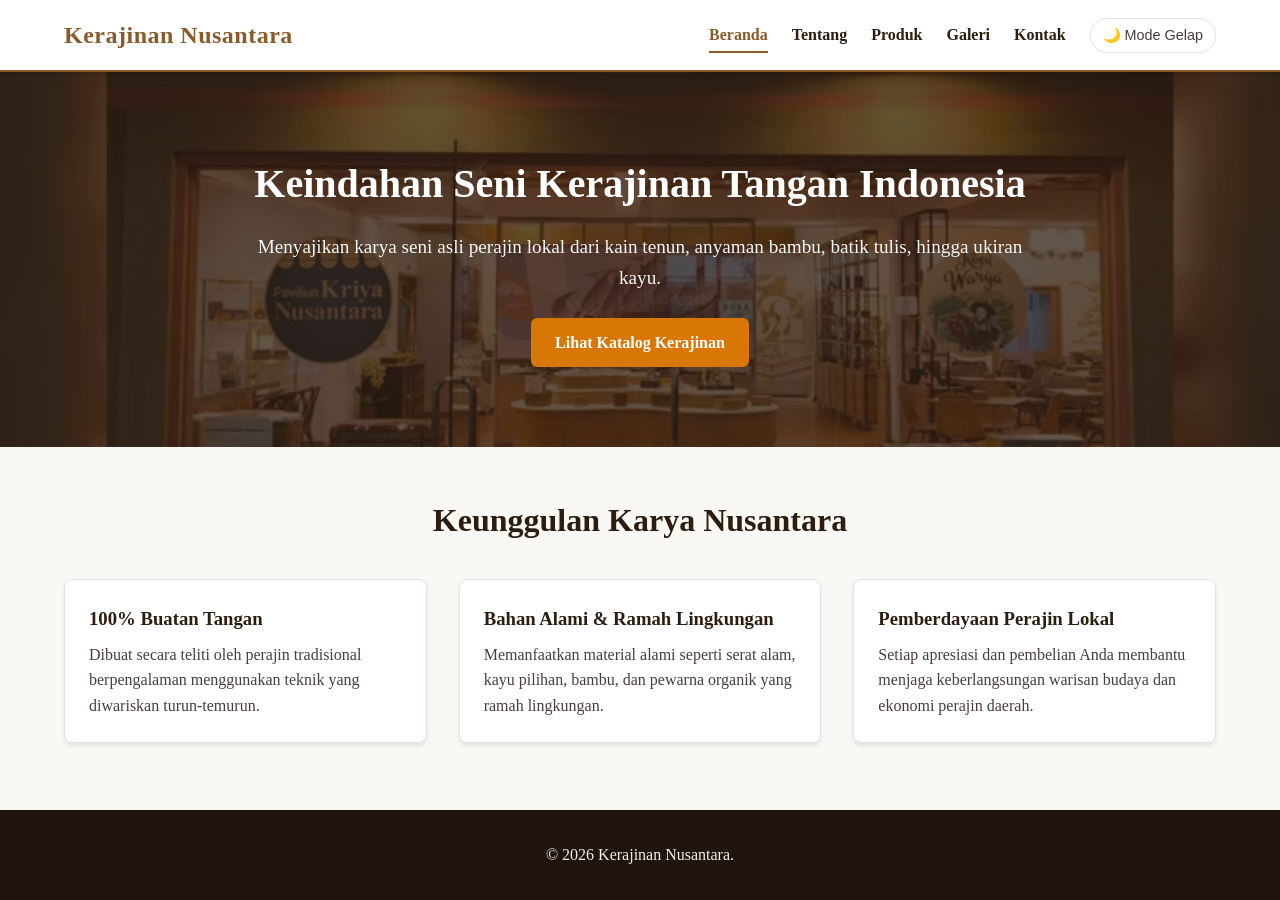
<file: index.html>
<!DOCTYPE html>
<html lang="id">
<head>
  <meta charset="UTF-8">
  <meta name="viewport" content="width=device-width, initial-scale=1.0">
  <meta name="description" content="Kerajinan Nusantara - Katalog Kriya Tradisional dan Hasil Seni Tangan Indonesia">
  <title>Kerajinan Nusantara | Beranda</title>
  <link rel="stylesheet" href="css/style.css">
</head>
<body>

      <header class="site-header">
    <div class="nav-container">
      <a href="index.html" class="logo">Kerajinan Nusantara</a>
      <button class="menu-toggle" id="menuToggle" aria-label="Buka Menu Navigasi">
        <span></span>
        <span></span>
        <span></span>
      </button>
      <nav>
        <ul class="nav-menu" id="navMenu">
          <li><a href="index.html" class="nav-link active">Beranda</a></li>
          <li><a href="tentang.html" class="nav-link">Tentang</a></li>
          <li><a href="produk.html" class="nav-link">Produk</a></li>
          <li><a href="galeri.html" class="nav-link">Galeri</a></li>
          <li><a href="kontak.html" class="nav-link">Kontak</a></li>
          <li><button class="theme-toggle-btn" id="themeToggle">🌙 Mode Gelap</button></li>
        </ul>
      </nav>
    </div>
  </header>

  <main>
    <section class="hero">
      <div class="hero-content">
        <h1>Keindahan Seni Kerajinan Tangan Indonesia</h1>
        <p>Menyajikan karya seni asli perajin lokal dari kain tenun, anyaman bambu, batik tulis, hingga ukiran kayu.</p>
        <a href="produk.html" class="btn">Lihat Katalog Kerajinan</a>
      </div>
    </section>

    <section class="container">
      <h2 class="section-title">Keunggulan Karya Nusantara</h2>
      <div class="grid-3">
        <article class="card">
          <h3>100% Buatan Tangan</h3>
          <p>Dibuat secara teliti oleh perajin tradisional berpengalaman menggunakan teknik yang diwariskan turun-temurun.</p>
        </article>
        <article class="card">
          <h3>Bahan Alami & Ramah Lingkungan</h3>
          <p>Memanfaatkan material alami seperti serat alam, kayu pilihan, bambu, dan pewarna organik yang ramah lingkungan.</p>
        </article>
        <article class="card">
          <h3>Pemberdayaan Perajin Lokal</h3>
          <p>Setiap apresiasi dan pembelian Anda membantu menjaga keberlangsungan warisan budaya dan ekonomi perajin daerah.</p>
        </article>
      </div>
    </section>
  </main>

  <footer class="site-footer">
    <p>&copy; 2026 Kerajinan Nusantara. </p>
  </footer>

  <button class="back-to-top" id="backToTop" aria-label="Kembali ke atas">↑</button>

  <script src="js/main.js"></script>
</body>
</html>
</file>
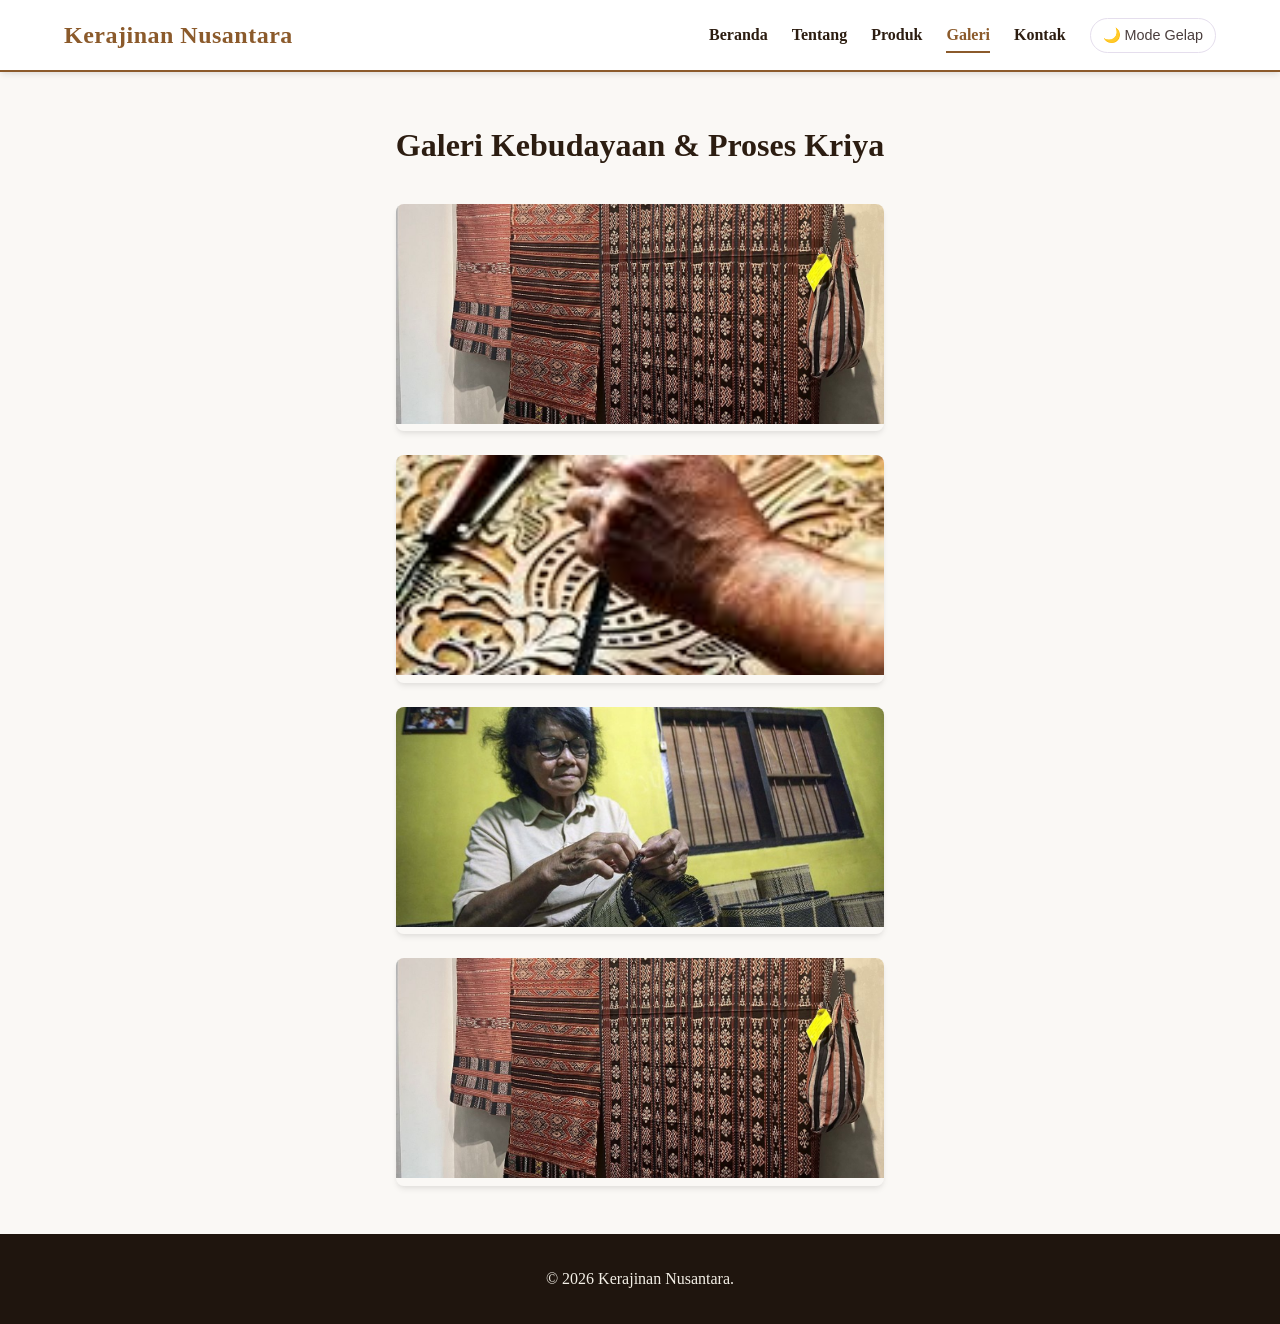
<file: galeri.html>
<!DOCTYPE html>
<html lang="id">
<head>
  <meta charset="UTF-8">
  <meta name="viewport" content="width=device-width, initial-scale=1.0">
  <meta name="description" content="Galeri Foto Kegiatan Pembuatan Kerajinan Tangan Tradisional">
  <title>Kerajinan Nusantara | Galeri</title>
  <link rel="stylesheet" href="css/style.css">
</head>
<body>

  <header class="site-header">
    <div class="nav-container">
      <a href="index.html" class="logo">Kerajinan Nusantara</a>
      <button class="menu-toggle" id="menuToggle" aria-label="Buka Menu Navigasi">
        <span></span>
        <span></span>
        <span></span>
      </button>
      <nav>
        <ul class="nav-menu" id="navMenu">
          <li><a href="index.html" class="nav-link">Beranda</a></li>
          <li><a href="tentang.html" class="nav-link">Tentang</a></li>
          <li><a href="produk.html" class="nav-link">Produk</a></li>
          <li><a href="galeri.html" class="nav-link active">Galeri</a></li>
          <li><a href="kontak.html" class="nav-link">Kontak</a></li>
          <li><button class="theme-toggle-btn" id="themeToggle">🌙 Mode Gelap</button></li>
        </ul>
      </nav>
    </div>
  </header>

  <main class="container">
    <h1 class="section-title">Galeri Kebudayaan & Proses Kriya</h1>

    <div class="gallery-grid">
      <div class="gallery-item">
        <img src="images/kain tenun.jpg" alt="Proses Membatik Tulis">
      </div>
      <div class="gallery-item">
        <img src="images/ukiranj.jpg" alt="Proses Pengukiran Kayu">
      </div>
      <div class="gallery-item">
        <img src="images/pembuatantasrotan.jpg" alt="Proses Menganyam Bambu">
      </div>
      <div class="gallery-item">
        <img src="images/kain tenun.jpg" alt="Pembuatan Kain Tenun">
      </div>
    </div>

    <!-- Lightbox Modal -->
    <div class="modal" id="imageModal" role="dialog" aria-modal="true">
      <span class="modal-close">&times;</span>
      <img class="modal-content" id="modalImage" alt="Gambar Galeri Kerajinan Pembesar">
    </div>
  </main>

  <footer class="site-footer">
    <p>&copy; 2026 Kerajinan Nusantara.</p>
  </footer>

  <button class="back-to-top" id="backToTop" aria-label="Kembali ke atas">↑</button>

  <script src="js/main.js"></script>
</body>
</html>
</file>
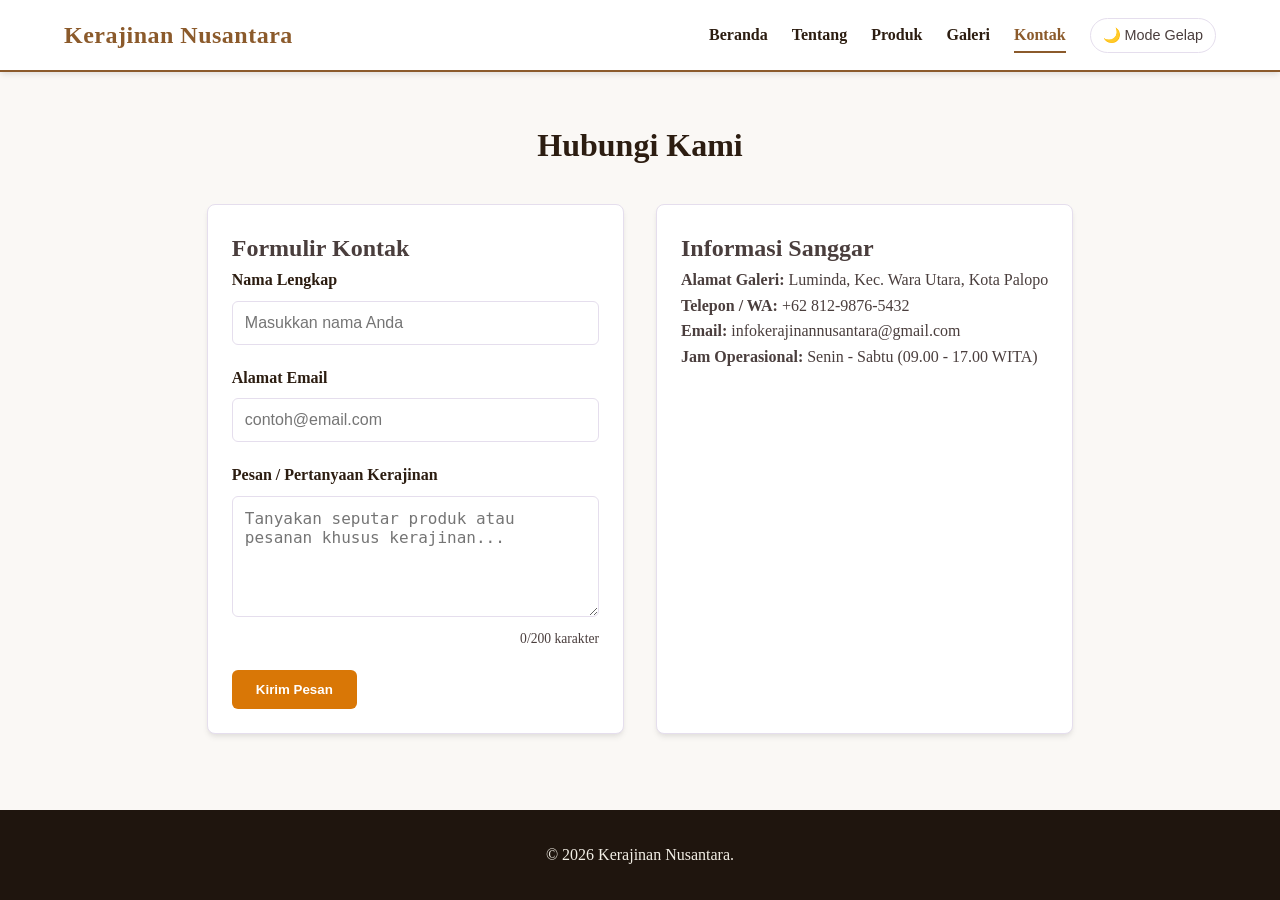
<file: kontak.html>
<!DOCTYPE html>
<html lang="id">
<head>
  <meta charset="UTF-8">
  <meta name="viewport" content="width=device-width, initial-scale=1.0">
  <meta name="description" content="Hubungi Sanggar dan Komunitas Kerajinan Nusantara">
  <title>Kerajinan Nusantara | Kontak</title>
  <link rel="stylesheet" href="css/style.css">
</head>
<body>

  <header class="site-header">
    <div class="nav-container">
      <a href="index.html" class="logo">Kerajinan Nusantara</a>
      <button class="menu-toggle" id="menuToggle" aria-label="Buka Menu Navigasi">
        <span></span>
        <span></span>
        <span></span>
      </button>
      <nav>
        <ul class="nav-menu" id="navMenu">
          <li><a href="index.html" class="nav-link">Beranda</a></li>
          <li><a href="tentang.html" class="nav-link">Tentang</a></li>
          <li><a href="produk.html" class="nav-link">Produk</a></li>
          <li><a href="galeri.html" class="nav-link">Galeri</a></li>
          <li><a href="kontak.html" class="nav-link active">Kontak</a></li>
          <li><button class="theme-toggle-btn" id="themeToggle">🌙 Mode Gelap</button></li>
        </ul>
      </nav>
    </div>
  </header>

  <main class="container">
    <h1 class="section-title">Hubungi Kami</h1>

    <div class="contact-wrapper">
      <section class="card">
        <h2>Formulir Kontak</h2>
        <div id="alertSuccess" class="alert-message alert-success" role="alert"></div>

        <form id="contactForm" novalidate>
          <div class="form-group">
            <label for="nama">Nama Lengkap</label>
            <input type="text" id="nama" class="form-control" required minlength="3" placeholder="Masukkan nama Anda">
          </div>

          <div class="form-group">
            <label for="email">Alamat Email</label>
            <input type="email" id="email" class="form-control" required placeholder="contoh@email.com">
          </div>

          <div class="form-group">
            <label for="pesan">Pesan / Pertanyaan Kerajinan</label>
            <textarea id="pesan" class="form-control" rows="5" required maxlength="200" placeholder="Tanyakan seputar produk atau pesanan khusus kerajinan..."></textarea>
            <div class="char-counter" id="charCounter">0/200 karakter</div>
          </div>

          <button type="submit" class="btn">Kirim Pesan</button>
        </form>
      </section>

      <section class="card">
        <h2>Informasi Sanggar</h2>
        <p><strong>Alamat Galeri:</strong> Luminda, Kec. Wara Utara, Kota Palopo</p>
        <p><strong>Telepon / WA:</strong> +62 812-9876-5432</p>
        <p><strong>Email:</strong> infokerajinannusantara@gmail.com</p>
        <p><strong>Jam Operasional:</strong> Senin - Sabtu (09.00 - 17.00 WITA)</p>
      </section>
    </div>
  </main>

  <footer class="site-footer">
    <p>&copy; 2026 Kerajinan Nusantara.</p>
  </footer>

  <button class="back-to-top" id="backToTop" aria-label="Kembali ke atas">↑</button>

  <script src="js/main.js"></script>
</body>
</html>
</file>
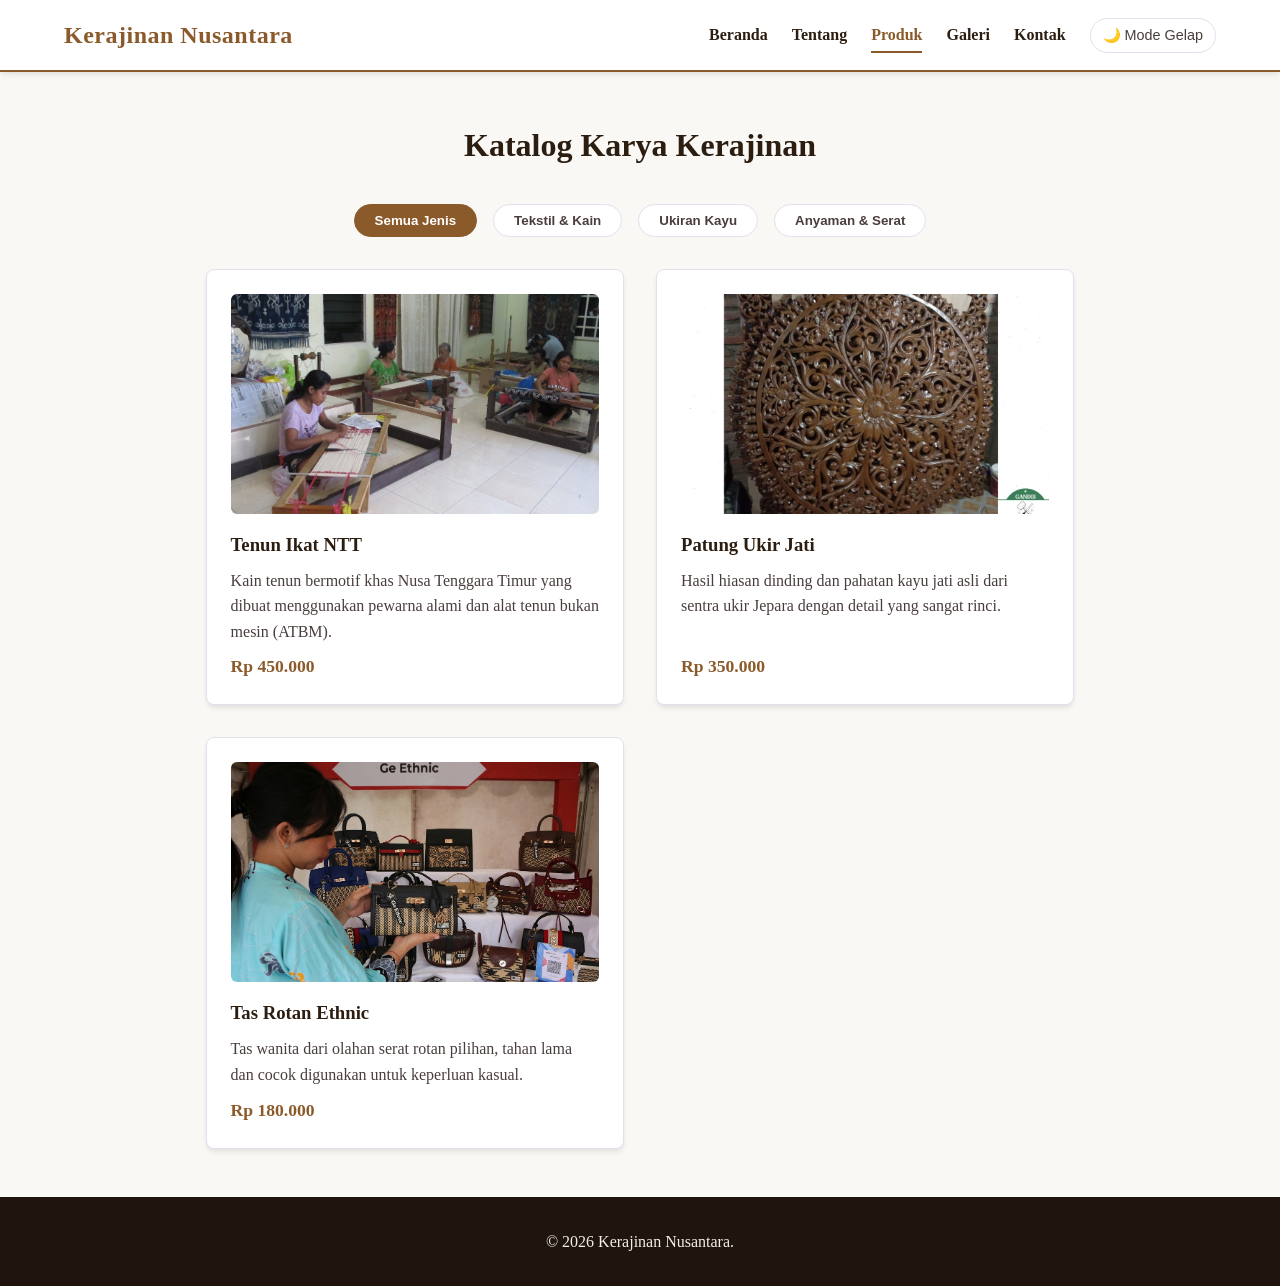
<file: produk.html>
<!DOCTYPE html>
<html lang="id">
<head>
  <meta charset="UTF-8">
  <meta name="viewport" content="width=device-width, initial-scale=1.0">
  <meta name="description" content="Katalog Kerajinan Tangan Nusantara - Batik, Ukiran Kayu, dan Anyaman">
  <title>Kerajinan Nusantara | Katalog Produk</title>
  <link rel="stylesheet" href="css/style.css">
</head>
<body>

  <header class="site-header">
    <div class="nav-container">
      <a href="index.html" class="logo">Kerajinan Nusantara</a>
      <button class="menu-toggle" id="menuToggle" aria-label="Buka Menu Navigasi">
        <span></span>
        <span></span>
        <span></span>
      </button>
      <nav>
        <ul class="nav-menu" id="navMenu">
          <li><a href="index.html" class="nav-link">Beranda</a></li>
          <li><a href="tentang.html" class="nav-link">Tentang</a></li>
          <li><a href="produk.html" class="nav-link active">Produk</a></li>
          <li><a href="galeri.html" class="nav-link">Galeri</a></li>
          <li><a href="kontak.html" class="nav-link">Kontak</a></li>
          <li><button class="theme-toggle-btn" id="themeToggle">🌙 Mode Gelap</button></li>
        </ul>
      </nav>
    </div>
  </header>

  <main class="container">
    <h1 class="section-title">Katalog Karya Kerajinan</h1>

    <!-- Filter Produk berdasarkan Jenis Kerajinan -->
    <div class="filter-container">
      <button class="filter-btn active" data-category="all">Semua Jenis</button>
      <button class="filter-btn" data-category="tekstil">Tekstil & Kain</button>
      <button class="filter-btn" data-category="kayu">Ukiran Kayu</button>
      <button class="filter-btn" data-category="anyaman">Anyaman & Serat</button>
    </div>

    <div class="grid-3" id="productGrid">
      <article class="card product-card" data-category="tekstil">
        <img src="images/tenun1.jpg" alt="Kain Tenun Ikat NTT"> 
        <h3>Tenun Ikat NTT</h3>
        <p>Kain tenun bermotif khas Nusa Tenggara Timur yang dibuat menggunakan pewarna alami dan alat tenun bukan mesin (ATBM).</p>
        <p class="card-price">Rp 450.000</p>
      </article>

      <article class="card product-card" data-category="kayu">
        <img src="images/ukiran.jpg" alt="Patung Ukir Kayu Jepara">
        <h3>Patung Ukir Jati</h3>
        <p>Hasil hiasan dinding dan pahatan kayu jati asli dari sentra ukir Jepara dengan detail yang sangat rinci.</p>
        <p class="card-price">Rp 350.000</p>
      </article>

      <article class="card product-card" data-category="anyaman">
        <img src="images/tasrotan.jpg" alt="Tas Anyaman Rotan">
        <h3>Tas Rotan Ethnic</h3>
        <p>Tas wanita dari olahan serat rotan pilihan, tahan lama dan cocok digunakan untuk keperluan kasual.</p>
        <p class="card-price">Rp 180.000</p>
      </article>
    </div>
  </main>

  <footer class="site-footer">
    <p>&copy; 2026 Kerajinan Nusantara.</p>
  </footer>

  <button class="back-to-top" id="backToTop" aria-label="Kembali ke atas">↑</button>

  <script src="js/main.js"></script>
</body>
</html>
</file>
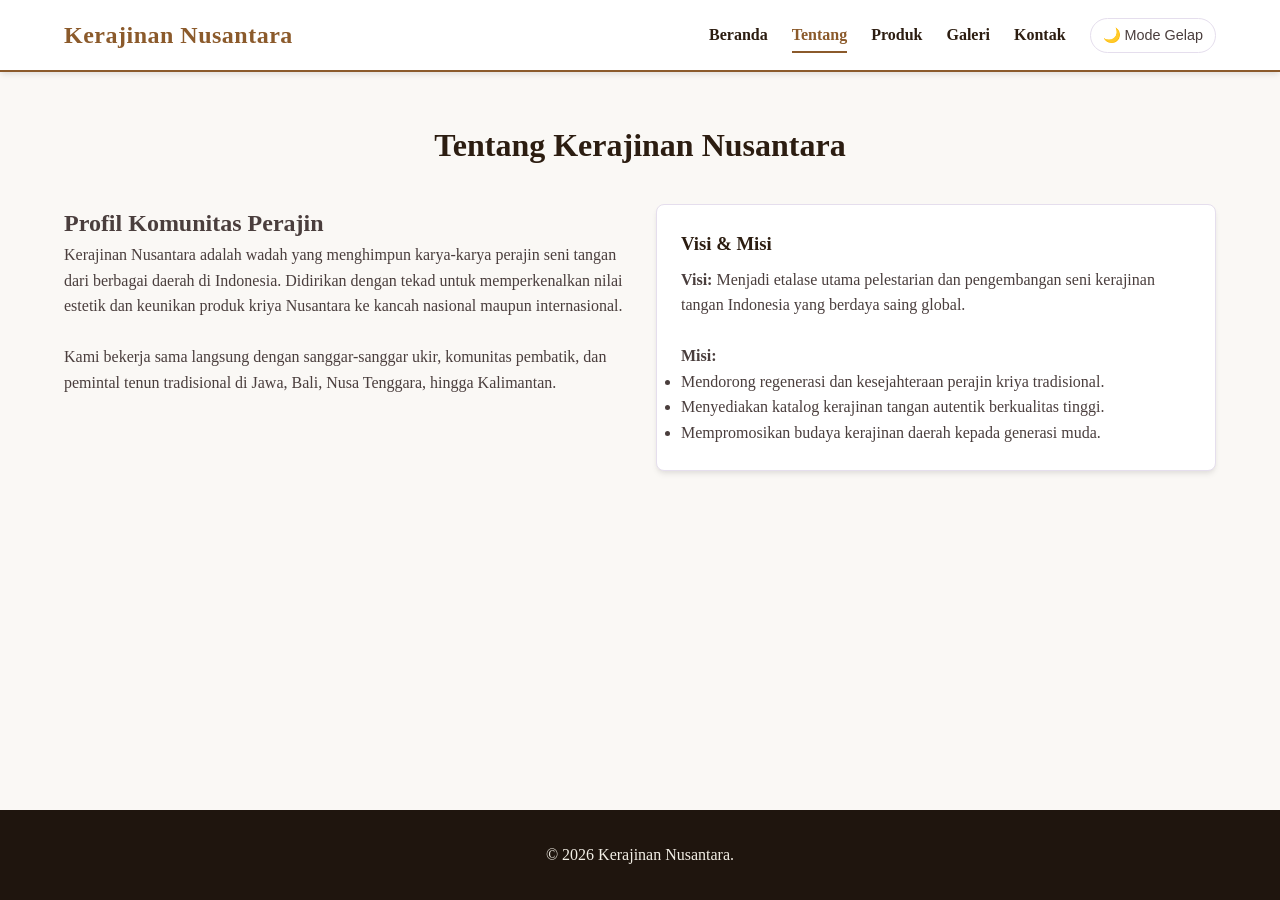
<file: tentang.html>
<!DOCTYPE html>
<html lang="id">
<head>
  <meta charset="UTF-8">
  <meta name="viewport" content="width=device-width, initial-scale=1.0">
  <meta name="description" content="Profil Kerajinan Nusantara - Melesatarikan Seni Kriya Tradisional">
  <title>Kerajinan Nusantara | Tentang Kami</title>
  <link rel="stylesheet" href="css/style.css">
</head>
<body>

      <header class="site-header">
    <div class="nav-container">
      <a href="index.html" class="logo">Kerajinan Nusantara</a>
      <button class="menu-toggle" id="menuToggle" aria-label="Buka Menu Navigasi">
        <span></span>
        <span></span>
        <span></span>
      </button>
      <nav>
        <ul class="nav-menu" id="navMenu">
          <li><a href="index.html" class="nav-link">Beranda</a></li>
          <li><a href="tentang.html" class="nav-link active">Tentang</a></li>
          <li><a href="produk.html" class="nav-link">Produk</a></li>
          <li><a href="galeri.html" class="nav-link">Galeri</a></li>
          <li><a href="kontak.html" class="nav-link">Kontak</a></li>
          <li><button class="theme-toggle-btn" id="themeToggle">🌙 Mode Gelap</button></li>
        </ul>
      </nav>
    </div>
  </header>

  <main class="container">
    <h1 class="section-title">Tentang Kerajinan Nusantara</h1>
    <div class="grid-2">
      <article>
        <h2>Profil Komunitas Perajin</h2>
        <p>Kerajinan Nusantara adalah wadah yang menghimpun karya-karya perajin seni tangan dari berbagai daerah di Indonesia. Didirikan dengan tekad untuk memperkenalkan nilai estetik dan keunikan produk kriya Nusantara ke kancah nasional maupun internasional.</p>
        <br>
        <p>Kami bekerja sama langsung dengan sanggar-sanggar ukir, komunitas pembatik, dan pemintal tenun tradisional di Jawa, Bali, Nusa Tenggara, hingga Kalimantan.</p>
      </article>

      <aside class="card">
        <h3>Visi & Misi</h3>
        <p><strong>Visi:</strong> Menjadi etalase utama pelestarian dan pengembangan seni kerajinan tangan Indonesia yang berdaya saing global.</p>
        <br>
        <p><strong>Misi:</strong></p>
        <ul>
          <li>Mendorong regenerasi dan kesejahteraan perajin kriya tradisional.</li>
          <li>Menyediakan katalog kerajinan tangan autentik berkualitas tinggi.</li>
          <li>Mempromosikan budaya kerajinan daerah kepada generasi muda.</li>
        </ul>
      </aside>
    </div>
  </main>

  <footer class="site-footer">
    <p>&copy; 2026 Kerajinan Nusantara.</p>
  </footer>

  <button class="back-to-top" id="backToTop" aria-label="Kembali ke atas">↑</button>

  <script src="js/main.js"></script>
</body>
</html>
</file>
<file: css/style.css>
/* ==========================================================================
   RESET & VARIABLES
   ========================================================================== */
:root {
  --primary-color: #8b5a2b; 
  --primary-hover: #6f451f;
  --secondary-color: #2c1d11;
  --accent-color: #d97706;
  --bg-color: #faf8f5;
  --card-bg: #ffffff;
  --text-color: #4a3e3d;
  --heading-color: #2c1d11;
  --border-color: #e5deed;
  --footer-bg: #1f150e;
  --footer-text: #f3efe6;
  --shadow: 0 4px 6px -1px rgba(0, 0, 0, 0.08), 0 2px 4px -1px rgba(0, 0, 0, 0.04);
  --transition: all 0.3s ease;
  --max-width: 1200px;
}

/* Dark Mode Color Palette */
body.dark-mode {
  --bg-color: #18120c;
  --card-bg: #241b14;
  --text-color: #d1c7bd;
  --heading-color: #f3efe6;
  --border-color: #3d2f23;
  --footer-bg: #0d0906;
  --shadow: 0 4px 6px -1px rgba(0, 0, 0, 0.5);
}

*, *::before, *::after {
  box-sizing: border-box;
  margin: 0;
  padding: 0;
}

body {
  font-family: 'Segoe UI', Georgia, serif;
  background-color: var(--bg-color);
  color: var(--text-color);
  line-height: 1.6;
  transition: background-color 0.3s ease, color 0.3s ease;
  display: flex;
  flex-direction: column;
  min-height: 100vh;
}

main {
  flex: 1;
}

/* ==========================================================================
   HEADER & NAVIGATION
   ========================================================================== */
.site-header {
  background-color: var(--card-bg);
  box-shadow: var(--shadow);
  position: sticky;
  top: 0;
  z-index: 1000;
  border-bottom: 2px solid var(--primary-color);
}

.nav-container {
  max-width: var(--max-width);
  margin: 0 auto;
  padding: 1rem 1.5rem;
  display: flex;
  justify-content: space-between;
  align-items: center;
}

.logo {
  font-size: 1.5rem;
  font-weight: 700;
  color: var(--primary-color);
  text-decoration: none;
  letter-spacing: 0.5px;
}

.nav-menu {
  display: flex;
  list-style: none;
  gap: 1.5rem;
  align-items: center;
}

.nav-link {
  text-decoration: none;
  color: var(--heading-color);
  font-weight: 600;
  transition: var(--transition);
  padding: 0.5rem 0;
}

.nav-link:hover,
.nav-link.active {
  color: var(--primary-color);
  border-bottom: 2px solid var(--primary-color);
}

/* Theme Toggle Button */
.theme-toggle-btn {
  background: none;
  border: 1px solid var(--border-color);
  padding: 0.5rem 0.75rem;
  border-radius: 20px;
  cursor: pointer;
  color: var(--text-color);
  font-size: 0.9rem;
  transition: var(--transition);
}

.theme-toggle-btn:hover {
  background-color: var(--primary-color);
  color: #ffffff;
}

/* Hamburger Menu Toggle */
.menu-toggle {
  display: none;
  flex-direction: column;
  justify-content: space-around;
  width: 30px;
  height: 25px;
  background: transparent;
  border: none;
  cursor: pointer;
}

.menu-toggle span {
  width: 100%;
  height: 3px;
  background-color: var(--heading-color);
  border-radius: 2px;
  transition: var(--transition);
}

/* ==========================================================================
   HERO SECTION
   ========================================================================== */
.hero {
  background: linear-gradient(rgba(44, 29, 17, 0.75), rgba(44, 29, 17, 0.75)), 
              url('../images/galeri.jpg') center/cover no-repeat;
  color: #ffffff;
  padding: 5rem 1.5rem;
  text-align: center;
}

.hero-content {
  max-width: 800px;
  margin: 0 auto;
}

.hero h1 {
  font-size: 2.5rem;
  margin-bottom: 1rem;
}

.hero p {
  font-size: 1.2rem;
  margin-bottom: 1.5rem;
  opacity: 0.95;
}

.btn {
  display: inline-block;
  padding: 0.75rem 1.5rem;
  background-color: var(--accent-color);
  color: #ffffff;
  text-decoration: none;
  font-weight: 600;
  border-radius: 6px;
  border: none;
  cursor: pointer;
  transition: var(--transition);
}

.btn:hover {
  background-color: var(--primary-hover);
  color: #ffffff;
}

/* ==========================================================================
   LAYOUT & CONTAINERS
   ========================================================================== */
.container {
  max-width: var(--max-width);
  margin: 0 auto;
  padding: 3rem 1.5rem;
}

.section-title {
  text-align: center;
  font-size: 2rem;
  color: var(--heading-color);
  margin-bottom: 2rem;
}

/* Grid Layouts */
.grid-3 {
  display: grid;
  grid-template-columns: repeat(auto-fit, minmax(280px, 1fr));
  gap: 2rem;
}

.grid-2 {
  display: grid;
  grid-template-columns: repeat(auto-fit, minmax(300px, 1fr));
  gap: 2rem;
}

/* Card Component */
.card {
  background-color: var(--card-bg);
  border: 1px solid var(--border-color);
  border-radius: 8px;
  padding: 1.5rem;
  box-shadow: var(--shadow);
  transition: var(--transition);
  display: flex;
  flex-direction: column;
}

.card:hover {
  transform: translateY(-5px);
}

.card img {
  width: 100%;
  height: 220px;
  object-fit: cover;
  border-radius: 6px;
  margin-bottom: 1rem;
}

.card h3 {
  color: var(--heading-color);
  margin-bottom: 0.5rem;
}

.card-price {
  color: var(--primary-color);
  font-weight: bold;
  font-size: 1.1rem;
  margin-top: auto;
  padding-top: 0.5rem;
}

/* ==========================================================================
   PRODUK / KATALOG PAGE
   ========================================================================== */
.filter-container {
  display: flex;
  justify-content: center;
  gap: 1rem;
  margin-bottom: 2rem;
  flex-wrap: wrap;
}

.filter-btn {
  padding: 0.5rem 1.25rem;
  background-color: var(--card-bg);
  border: 1px solid var(--border-color);
  color: var(--text-color);
  border-radius: 20px;
  cursor: pointer;
  transition: var(--transition);
  font-weight: 600;
}

.filter-btn.active, .filter-btn:hover {
  background-color: var(--primary-color);
  color: #ffffff;
  border-color: var(--primary-color);
}

/* ==========================================================================
   GALERI & MODAL
   ========================================================================== */
.gallery-grid {
  display: grid;
  grid-template-columns: repeat(auto-fill, minmax(250px, 1fr));
  gap: 1.5rem;
}

.gallery-item {
  overflow: hidden;
  border-radius: 8px;
  cursor: pointer;
  position: relative;
  box-shadow: var(--shadow);
}

.gallery-item img {
  width: 100%;
  height: 220px;
  object-fit: cover;
  transition: var(--transition);
}

.gallery-item:hover img {
  transform: scale(1.05);
}

/* Modal Lightbox */
.modal {
  display: none;
  position: fixed;
  top: 0;
  left: 0;
  width: 100%;
  height: 100%;
  background-color: rgba(0, 0, 0, 0.85);
  z-index: 2000;
  justify-content: center;
  align-items: center;
  padding: 1rem;
}

.modal-content {
  max-width: 800px;
  max-height: 80vh;
  border-radius: 8px;
  object-fit: contain;
}

.modal-close {
  position: absolute;
  top: 20px;
  right: 30px;
  color: #ffffff;
  font-size: 2rem;
  font-weight: bold;
  cursor: pointer;
}

/* ==========================================================================
   FORM & KONTAK
   ========================================================================== */
.contact-wrapper {
  display: grid;
  grid-template-columns: 1fr 1fr;
  gap: 2rem;
}

.form-group {
  margin-bottom: 1.25rem;
}

.form-group label {
  display: block;
  margin-bottom: 0.5rem;
  font-weight: 600;
  color: var(--heading-color);
}

.form-control {
  width: 100%;
  padding: 0.75rem;
  border: 1px solid var(--border-color);
  border-radius: 6px;
  background-color: var(--card-bg);
  color: var(--text-color);
  font-size: 1rem;
}

.form-control:focus {
  outline: 2px solid var(--primary-color);
}

.char-counter {
  font-size: 0.85rem;
  color: var(--text-color);
  text-align: right;
  margin-top: 0.25rem;
}

.alert-message {
  padding: 1rem;
  margin-bottom: 1rem;
  border-radius: 6px;
  display: none;
}

.alert-success {
  background-color: #d1fae5;
  color: #065f46;
  border: 1px solid #a7f3d0;
}

/* ==========================================================================
   FOOTER & BACK TO TOP
   ========================================================================== */
.site-footer {
  background-color: var(--footer-bg);
  color: var(--footer-text);
  padding: 2rem 1.5rem;
  text-align: center;
  margin-top: auto;
}

.back-to-top {
  position: fixed;
  bottom: 30px;
  right: 30px;
  background-color: var(--primary-color);
  color: #ffffff;
  width: 45px;
  height: 45px;
  border-radius: 50%;
  border: none;
  cursor: pointer;
  display: none;
  align-items: center;
  justify-content: center;
  font-size: 1.2rem;
  box-shadow: var(--shadow);
  transition: var(--transition);
  z-index: 999;
}

.back-to-top:hover {
  background-color: var(--primary-hover);
}

/* ==========================================================================
   RESPONSIVE DESIGN (MEDIA QUERIES)
   ========================================================================== */
@media (max-width: 768px) {
  .menu-toggle {
    display: flex;
  }

  .nav-menu {
    position: absolute;
    top: 100%;
    left: 0;
    width: 100%;
    background-color: var(--card-bg);
    flex-direction: column;
    padding: 1.5rem;
    gap: 1rem;
    border-bottom: 1px solid var(--border-color);
    display: none;
    box-shadow: var(--shadow);
  }

  .nav-menu.active {
    display: flex;
  }

  .contact-wrapper {
    grid-template-columns: 1fr;
  }

  .hero h1 {
    font-size: 1.8rem;
  }
}
</file>
